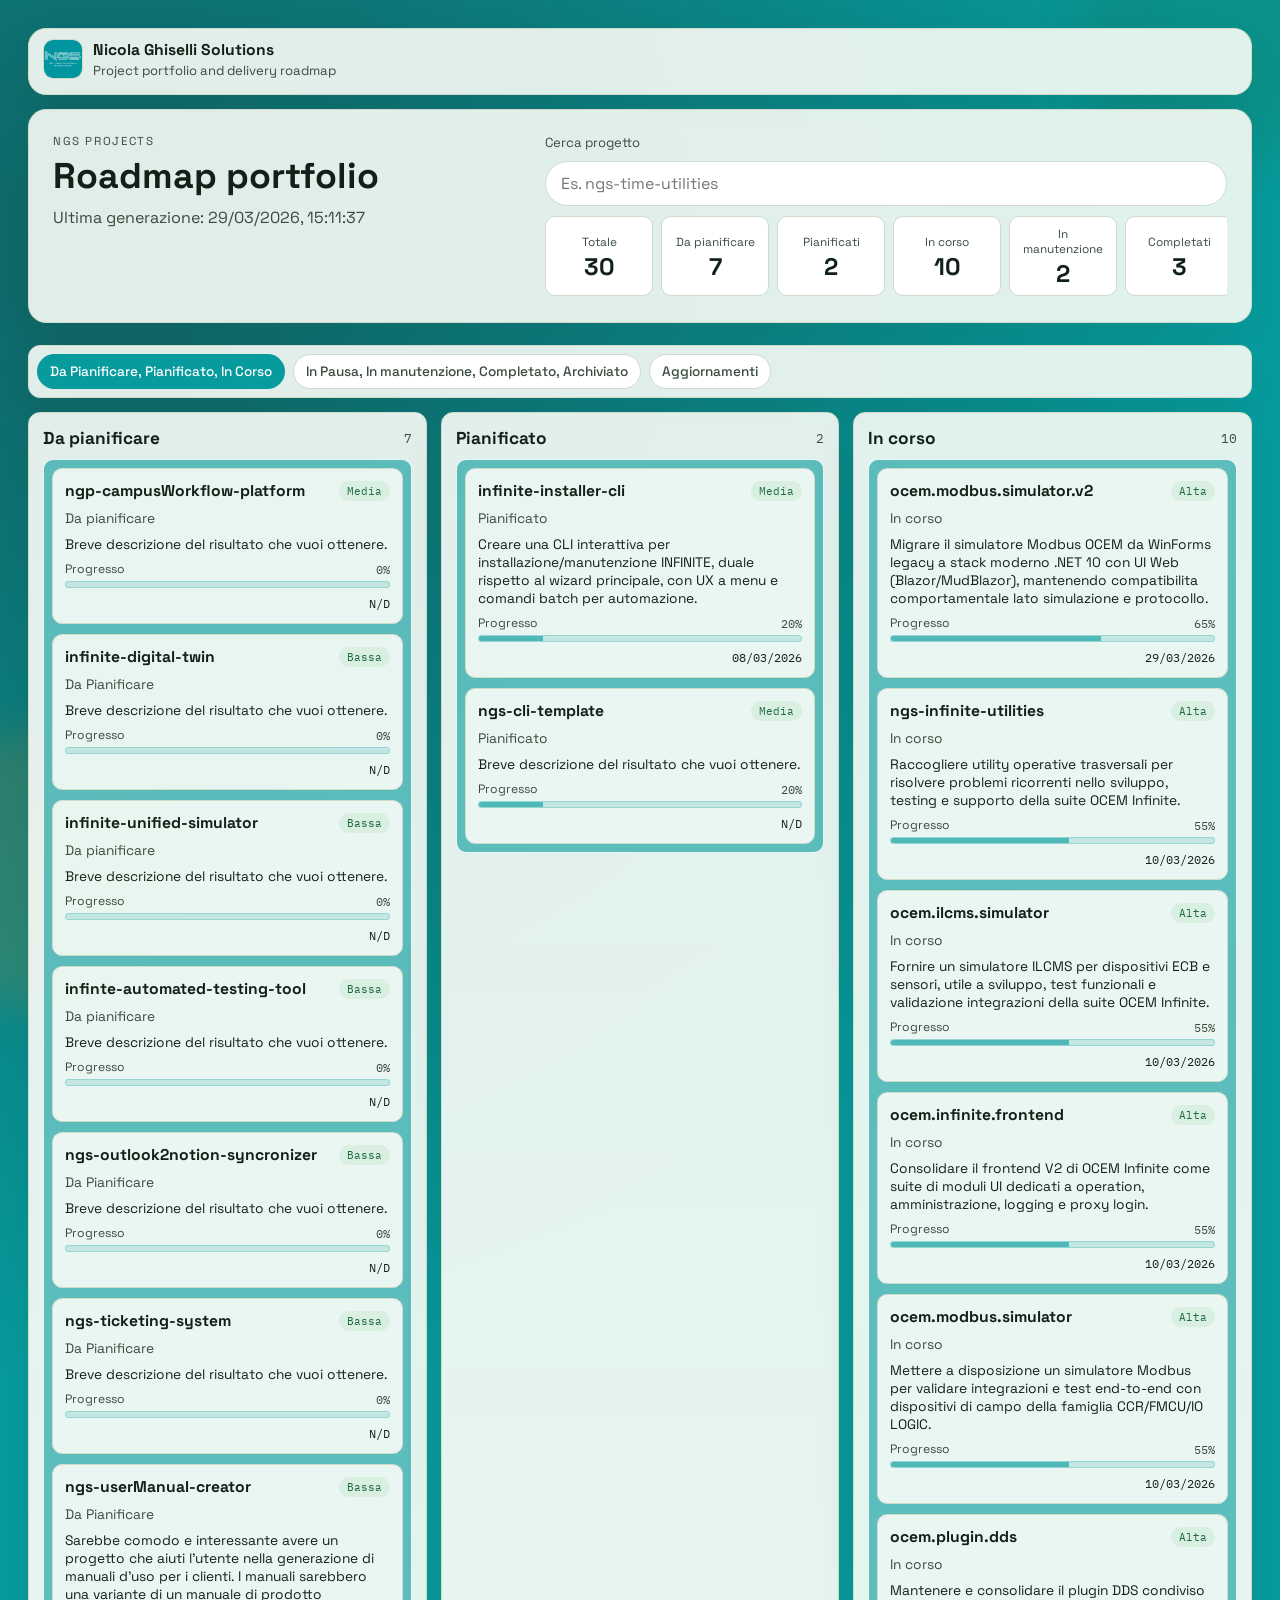
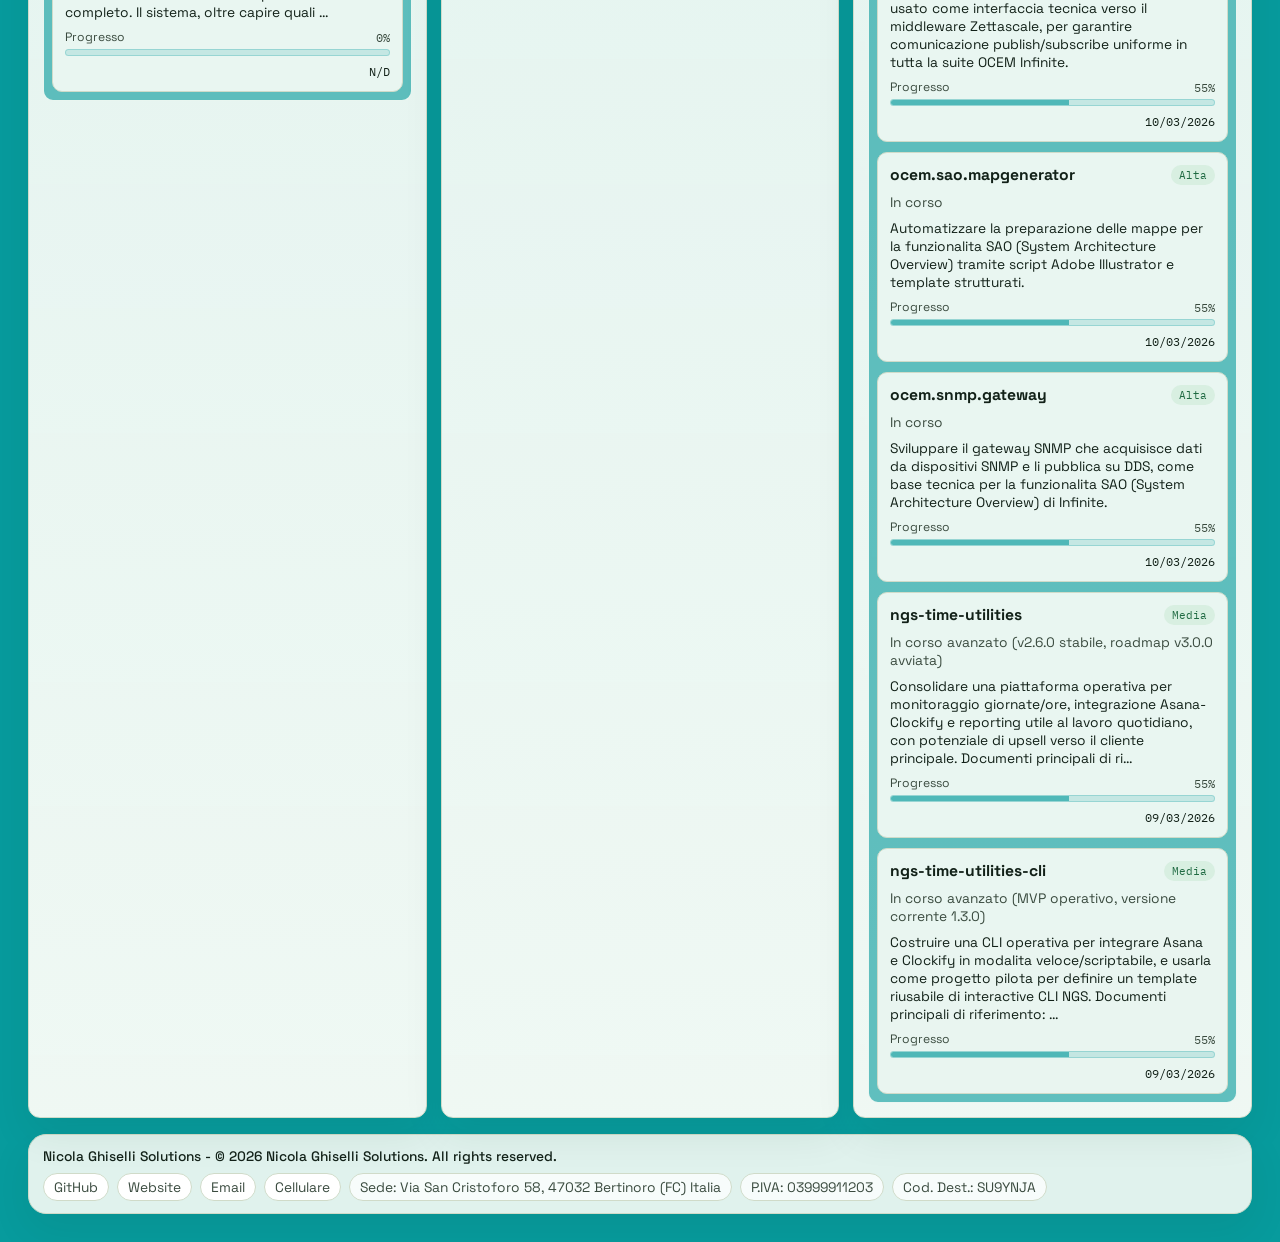
<file: docs/index.html>
<!doctype html>
<html lang="it">
<head>
  <meta charset="utf-8" />
  <meta name="viewport" content="width=device-width, initial-scale=1" />
  <title>NGS Projects - Home</title>
  <meta name="description" content="Panoramica progetti NGS con stato avanzamento e ultimi aggiornamenti." />
  <link rel="preconnect" href="https://fonts.googleapis.com" />
  <link rel="preconnect" href="https://fonts.gstatic.com" crossorigin />
  <link href="https://fonts.googleapis.com/css2?family=Space+Grotesk:wght@400;500;700&family=IBM+Plex+Mono:wght@400;500&display=swap" rel="stylesheet" />
  <link rel="stylesheet" href="./assets/styles.css" />
</head>
<body data-page="index">
  <div class="ambient ambient-top"></div>
  <div class="ambient ambient-bottom"></div>

  <div class="brand-bar">
    <a class="brand-link" href="./index.html">
      <img id="brand-logo" class="brand-logo" src="./assets/ngs-mark.svg" alt="Logo" />
      <div class="brand-text">
        <strong id="brand-name">Nicola Ghiselli Solutions</strong>
        <span id="brand-tagline">Project portfolio</span>
      </div>
    </a>
  </div>

  <header class="hero">
    <div>
      <p class="hero-kicker">NGS PROJECTS</p>
      <h1>Roadmap portfolio</h1>
      <p id="generated-at" class="hero-meta">Caricamento dati...</p>
    </div>
    <div class="hero-side">
      <label for="search-input" class="field-label">Cerca progetto</label>
      <input id="search-input" type="search" placeholder="Es. ngs-time-utilities" autocomplete="off" />
      <div class="stats" id="stats"></div>
    </div>
  </header>

  <main class="home-tabs">
    <nav class="tab-nav" role="tablist" aria-label="Board progetti">
      <button class="tab-btn is-active" type="button" role="tab" aria-selected="true" data-tab-target="active">Da Pianificare, Pianificato, In Corso</button>
      <button class="tab-btn" type="button" role="tab" aria-selected="false" data-tab-target="closed">In Pausa, In manutenzione, Completato, Archiviato</button>
      <button class="tab-btn" type="button" role="tab" aria-selected="false" data-tab-target="updates">Aggiornamenti</button>
    </nav>

    <section class="tab-panel is-active" data-tab-panel="active">
      <section class="columns">
        <article class="column" data-status="Da pianificare">
          <header class="column-header">
            <h2>Da pianificare</h2>
            <span class="count" id="count-da-pianificare">0</span>
          </header>
          <div class="cards" id="cards-da-pianificare"></div>
        </article>

        <article class="column" data-status="Pianificato">
          <header class="column-header">
            <h2>Pianificato</h2>
            <span class="count" id="count-pianificato">0</span>
          </header>
          <div class="cards" id="cards-pianificato"></div>
        </article>

        <article class="column" data-status="In corso">
          <header class="column-header">
            <h2>In corso</h2>
            <span class="count" id="count-in-corso">0</span>
          </header>
          <div class="cards" id="cards-in-corso"></div>
        </article>
      </section>
    </section>

    <section class="tab-panel" data-tab-panel="closed" hidden>
      <section class="columns columns-closed">
        <article class="column" data-status="In pausa">
          <header class="column-header">
            <h2>In pausa</h2>
            <span class="count" id="count-in-pausa">0</span>
          </header>
          <div class="cards" id="cards-in-pausa"></div>
        </article>

        <article class="column" data-status="In manutenzione">
          <header class="column-header">
            <h2>In manutenzione</h2>
            <span class="count" id="count-in-manutenzione">0</span>
          </header>
          <div class="cards" id="cards-in-manutenzione"></div>
        </article>

        <article class="column" data-status="Completato">
          <header class="column-header">
            <h2>Completato</h2>
            <span class="count" id="count-completato">0</span>
          </header>
          <div class="cards" id="cards-completato"></div>
        </article>

        <article class="column" data-status="Archiviato">
          <header class="column-header">
            <h2>Archiviato</h2>
            <span class="count" id="count-archiviato">0</span>
          </header>
          <div class="cards" id="cards-archiviato"></div>
        </article>
      </section>
    </section>

    <section class="tab-panel" data-tab-panel="updates" hidden>
      <aside class="updates updates-full">
        <header class="updates-header">
          <h2>Ultimi aggiornamenti</h2>
        </header>
        <ol id="updates-list" class="updates-list"></ol>
      </aside>
    </section>
  </main>

  <footer class="site-footer">
    <div id="footer-company" class="footer-company"></div>
    <div id="footer-links" class="footer-links"></div>
  </footer>

  <template id="project-card-template">
    <a class="project-card" href="#">
      <div class="project-top">
        <h3></h3>
        <span class="pill"></span>
      </div>
      <p class="project-status"></p>
      <p class="project-objective"></p>
      <div class="project-progress">
        <div class="project-progress-head">
          <span class="project-progress-title">Progresso</span>
          <span class="mono project-progress-label">0%</span>
        </div>
        <div class="project-progress-bar" role="progressbar" aria-valuemin="0" aria-valuemax="100" aria-valuenow="0">
          <span class="project-progress-value" style="width: 0%"></span>
        </div>
      </div>
      <div class="project-bottom">
        <span class="mono project-date"></span>
      </div>
    </a>
  </template>

  <script src="./data/brand.js"></script>
  <script src="./data/projects.js"></script>
  <script src="./assets/site.js"></script>
</body>
</html>
</file>
<file: docs/assets/styles.css>
:root {
  --bg-main: #079b9d;
  --bg-accent: #f3efe7;
  --ink: #122118;
  --ink-soft: #3a4b3f;
  --line: #d0dbc9;
  /* --card: #f9fcf7; */
  --card: rgba(249, 252, 247, 0.9);
  --highlight: #1f6a42;
  --highlight-soft: #d8efe1;
  --warn: #d7891d;
  --brand-color: #079b9d9d;
  --brand-color-light: #079b9d;
  --brand-cyan: #7dfcff;
  --brand-cyan-soft: rgba(249, 252, 247, 0.9);
  --brand-cyan-line: rgba(249, 252, 247, 0.9);
  --radius-lg: 18px;
  --radius-md: 12px;
  --shadow: 0 16px 40px rgba(23, 49, 31, 0.08);
  --white: #ffffff;
  --black: #000000;
}

* {
  box-sizing: border-box;
}

html,
body {
  margin: 0;
  padding: 0;
}

body {
  min-height: 100vh;
  font-family: "Space Grotesk", "Segoe UI", sans-serif;
  color: var(--ink);
  /* background:
    radial-gradient(circle at 9% 9%, rgba(70, 145, 97, 0.14), transparent 40%),
    radial-gradient(circle at 90% 18%, rgba(215, 137, 29, 0.12), transparent 36%),
    linear-gradient(170deg, var(--bg-main), var(--bg-accent)); */
  background:
  	radial-gradient(circle at 9% 9%, #106465, #079b9d 40%), 
	radial-gradient(circle at 90% 18%, #079b9d, transparent 36%), 
	linear-gradient(170deg, var(--bg-main), #079b9d);
  padding: 28px;
  position: relative;
  overflow-x: hidden;
}

a {
  color: inherit;
  text-decoration: none;
}

.ambient {
  position: fixed;
  pointer-events: none;
  z-index: -1;
  border-radius: 999px;
  filter: blur(22px);
}

.ambient-top {
  width: 260px;
  height: 260px;
  top: -90px;
  right: -60px;
  background: rgba(31, 106, 66, 0.2);
}

.ambient-bottom {
  width: 280px;
  height: 280px;
  left: -100px;
  bottom: -110px;
  background: rgba(215, 137, 29, 0.16);
}

.brand-bar,
.hero,
.detail-hero,
.site-footer {
  border: 1px solid var(--line);
  border-radius: var(--radius-lg);
  background: rgba(249, 252, 247, 0.9);
  box-shadow: var(--shadow);
}

.brand-bar {
  margin-bottom: 14px;
  padding: 10px 14px;
}

.brand-link {
  display: inline-flex;
  align-items: center;
  gap: 10px;
}

.brand-logo {
  width: 40px;
  height: 40px;
  border-radius: 10px;
  border: 1px solid var(--line);
  background: #ffffff;
  object-fit: contain;
}

.brand-text {
  display: grid;
  gap: 2px;
}

.brand-text strong {
  font-size: 0.98rem;
}

.brand-text span {
  font-size: 0.82rem;
  color: var(--ink-soft);
}

.hero,
.detail-hero {
  padding: 24px;
}

.hero {
  display: grid;
  grid-template-columns: minmax(280px, 1fr) minmax(620px, 1.45fr);
  gap: 22px;
  margin-bottom: 22px;
}

.hero-kicker {
  margin: 0 0 8px;
  font-size: 0.72rem;
  letter-spacing: 0.14em;
  text-transform: uppercase;
  color: var(--ink-soft);
}

h1 {
  margin: 0;
  line-height: 1.1;
  font-size: clamp(1.8rem, 2.8vw, 2.6rem);
}

.hero-meta {
  margin: 12px 0 0;
  color: var(--ink-soft);
}

.hero-side {
  display: grid;
  gap: 10px;
  align-content: start;
}

.field-label {
  font-size: 0.82rem;
  color: var(--ink-soft);
}

#search-input {
  border: 1px solid var(--line);
  border-radius: 999px;
  padding: 11px 15px;
  font: inherit;
  background: #ffffff;
}

#search-input:focus {
  outline: 2px solid rgba(31, 106, 66, 0.25);
  border-color: var(--highlight);
}

.stats {
  display: flex;
  flex-wrap: nowrap;
  gap: 8px;
  overflow-x: auto;
  padding-bottom: 2px;
}

.stat-chip {
  border: 1px solid var(--line);
  border-radius: 10px;
  background: #ffffff;
  padding: 9px 10px;
  min-width: 108px;
  min-height: 74px;
  flex: 1 0 108px;
  display: flex;
  flex-direction: column;
  align-items: center;
  justify-content: center;
  text-align: center;
}

.stat-label {
  display: block;
  font-size: 0.74rem;
  color: var(--ink-soft);
  text-align: center;
}

.stat-value {
  display: block;
  margin-top: 6px;
  font-weight: 700;
  font-size: 1.5rem;
  line-height: 1;
  text-align: center;
}

.home-tabs {
  display: grid;
  gap: 14px;
}

.tab-nav {
  display: flex;
  flex-wrap: wrap;
  gap: 8px;
  border: 1px solid var(--line);
  border-radius: var(--radius-md);
  background: rgba(249, 252, 247, 0.9);
  box-shadow: var(--shadow);
  padding: 8px;
}

.tab-btn {
  border: 1px solid var(--line);
  border-radius: 999px;
  background: #ffffff;
  color: var(--ink-soft);
  font: inherit;
  font-size: 0.85rem;
  font-weight: 500;
  padding: 8px 12px;
  cursor: pointer;
}

.tab-btn:hover {
  border-color: var(--highlight);
  color: var(--highlight);
}

.tab-btn.is-active {
  /* background: var(--highlight-soft); */
  background: var(--brand-color-light);
  /* border-color: var(--highlight); */
  border-color: var(--brand-color);
  /* color: var(--highlight); */
  color: var(--white);
}

.tab-panel {
  display: none;
}

.tab-panel.is-active {
  display: block;
}

.columns {
  display: grid;
  grid-template-columns: repeat(3, minmax(0, 1fr));
  gap: 14px;
}

.columns-closed {
  grid-template-columns: repeat(4, minmax(0, 1fr));
}

.updates-full {
  min-height: 320px;
}

.column,
.updates,
.markdown-shell,
.detail-side {
  border: 1px solid var(--line);
  border-radius: var(--radius-md);
  background: linear-gradient(180deg, var(--brand-cyan-soft), rgba(249, 252, 247, 0.92) 46%, rgba(249, 252, 247, 0.96));
  box-shadow: var(--shadow);
  min-height: 120px;
}

.column {
  padding: 14px;
}

.column-header {
  display: flex;
  align-items: center;
  justify-content: space-between;
  margin-bottom: 10px;
}

.column-header h2,
.updates-header h2,
.markdown-shell h2,
.detail-side h2 {
  margin: 0;
  font-size: 1.08rem;
}

.count {
  font-family: "IBM Plex Mono", monospace;
  font-size: 0.84rem;
  color: var(--ink-soft);
}

.cards {
  display: grid;
  gap: 10px;
  background: var(--brand-color);
  border: 1px solid var(--brand-cyan-line);
  border-radius: 10px;
  padding: 8px;
}

.project-card {
  border: 1px solid var(--line);
  border-radius: 10px;
  padding: 12px;
  background: var(--card);
  display: grid;
  gap: 8px;
  transition: transform 0.16s ease, border-color 0.16s ease, box-shadow 0.16s ease;
}

.project-card:hover {
  transform: translateY(-2px);
  border-color: var(--highlight);
  box-shadow: 0 10px 28px rgba(31, 106, 66, 0.12);
}

.project-top {
  display: flex;
  align-items: flex-start;
  justify-content: space-between;
  gap: 10px;
}

.project-top h3 {
  margin: 0;
  font-size: 0.98rem;
}

.pill {
  font-family: "IBM Plex Mono", monospace;
  font-size: 0.7rem;
  border-radius: 999px;
  background: var(--highlight-soft);
  color: var(--highlight);
  padding: 3px 8px;
  white-space: nowrap;
}

.project-status,
.project-objective {
  margin: 0;
  font-size: 0.86rem;
  color: var(--ink-soft);
}

.project-objective {
  color: var(--ink);
}

.project-progress {
  display: grid;
  gap: 4px;
}

.project-progress-head {
  display: flex;
  justify-content: space-between;
  align-items: center;
}

.project-progress-title {
  font-size: 0.76rem;
  color: var(--ink-soft);
}

.project-progress-label {
  color: var(--ink-soft);
}

.project-progress-bar {
  height: 7px;
  border-radius: 999px;
  background: rgba(7, 155, 157, 0.16);
  border: 1px solid rgba(7, 155, 157, 0.24);
  overflow: hidden;
}

.project-progress-value {
  display: block;
  height: 100%;
  width: 0;
  background: var(--brand-color);
}

.project-bottom {
  display: flex;
  justify-content: flex-end;
}

.mono {
  font-family: "IBM Plex Mono", monospace;
  font-size: 0.75rem;
}

.updates {
  padding: 14px;
}

.updates-list {
  margin: 10px 0 0;
  padding: 0;
  list-style: none;
  display: grid;
  gap: 8px;
}

.update-item {
  border: 1px solid var(--line);
  border-radius: 10px;
  background: #ffffff;
  padding: 9px 10px;
}

.update-item a {
  text-decoration: underline;
  text-decoration-thickness: 1px;
  text-underline-offset: 3px;
}

.update-date {
  display: block;
  font-family: "IBM Plex Mono", monospace;
  font-size: 0.74rem;
  color: var(--ink-soft);
}

.update-summary {
  margin: 5px 0 0;
  font-size: 0.86rem;
}

.back-link {
  display: inline-block;
  font-size: 0.9rem;
  color: var(--highlight);
  margin-bottom: 12px;
}

.detail-meta {
  display: flex;
  flex-wrap: wrap;
  gap: 8px;
  margin-top: 12px;
}

.meta-pill {
  border: 1px solid var(--line);
  border-radius: 999px;
  padding: 4px 9px;
  font-size: 0.8rem;
  background: #ffffff;
}

.detail-layout {
  margin-top: 18px;
  display: grid;
  grid-template-columns: minmax(230px, 0.85fr) minmax(0, 2.2fr);
  gap: 14px;
}

.detail-side {
  padding: 14px;
  align-self: start;
}

.detail-side dl {
  margin: 10px 0 16px;
  display: grid;
  gap: 8px;
}

.detail-side dt {
  font-size: 0.74rem;
  color: var(--ink-soft);
}

.detail-side dd {
  margin: 2px 0 0;
  font-size: 0.9rem;
}

.latest-decision {
  border: 1px solid var(--line);
  border-radius: 10px;
  background: #ffffff;
  padding: 10px;
  font-size: 0.88rem;
  display: grid;
  gap: 6px;
}

.markdown-shell {
  padding: 16px;
}

.markdown-body {
  line-height: 1.65;
}

.markdown-body h1,
.markdown-body h2,
.markdown-body h3 {
  line-height: 1.25;
  margin-top: 1.4em;
  margin-bottom: 0.55em;
}

.markdown-body p,
.markdown-body ul,
.markdown-body ol,
.markdown-body table {
  margin-top: 0;
  margin-bottom: 1em;
}

.markdown-body table {
  width: 100%;
  border-collapse: collapse;
  display: block;
  overflow-x: auto;
}

.markdown-body th,
.markdown-body td {
  border: 1px solid var(--line);
  padding: 6px 8px;
  text-align: left;
  font-size: 0.9rem;
}

.markdown-body code {
  font-family: "IBM Plex Mono", monospace;
  background: rgba(31, 106, 66, 0.09);
  border-radius: 4px;
  padding: 1px 4px;
}

.markdown-body pre {
  overflow: auto;
  background: #102016;
  color: #e8f2ea;
  border-radius: 10px;
  padding: 12px;
}

.site-footer {
  margin-top: 16px;
  padding: 12px 14px;
  display: flex;
  flex-wrap: wrap;
  gap: 8px 14px;
  align-items: center;
  justify-content: space-between;
  font-size: 0.86rem;
  color: var(--ink-soft);
}

.footer-company {
  font-weight: 500;
  color: var(--ink);
}

.footer-links {
  display: inline-flex;
  flex-wrap: wrap;
  gap: 8px;
}

.footer-link {
  border: 1px solid var(--line);
  border-radius: 999px;
  padding: 4px 10px;
  background: #ffffff;
  color: var(--ink-soft);
}

.footer-link:hover {
  color: var(--highlight);
  border-color: var(--highlight);
}

.footer-item {
  border: 1px solid var(--line);
  border-radius: 999px;
  padding: 4px 10px;
  background: rgba(255, 255, 255, 0.75);
  color: var(--ink-soft);
}
.empty {
  border: 1px dashed var(--line);
  border-radius: 10px;
  padding: 12px;
  font-size: 0.86rem;
  color: var(--ink-soft);
  background: rgba(255, 255, 255, 0.55);
}

@keyframes rise-in {
  from {
    opacity: 0;
    transform: translateY(10px);
  }
  to {
    opacity: 1;
    transform: translateY(0);
  }
}

.brand-bar,
.column,
.updates,
.detail-side,
.markdown-shell,
.site-footer {
  animation: rise-in 0.32s ease;
}

@media (max-width: 1200px) {
  .home-tabs {
    gap: 12px;
  }
}

@media (max-width: 980px) {
  .hero {
    grid-template-columns: 1fr;
  }

  .columns {
    grid-template-columns: 1fr;
  }

  .detail-layout {
    grid-template-columns: 1fr;
  }
}

@media (max-width: 640px) {
  body {
    padding: 16px;
  }

  .brand-logo {
    width: 34px;
    height: 34px;
  }

  .hero,
  .detail-hero,
  .column,
  .updates,
  .detail-side,
  .markdown-shell,
  .site-footer {
    padding: 12px;
  }

  .stats {
    grid-template-columns: 1fr;
  }

  .site-footer {
    align-items: flex-start;
    flex-direction: column;
  }
}
</file>
